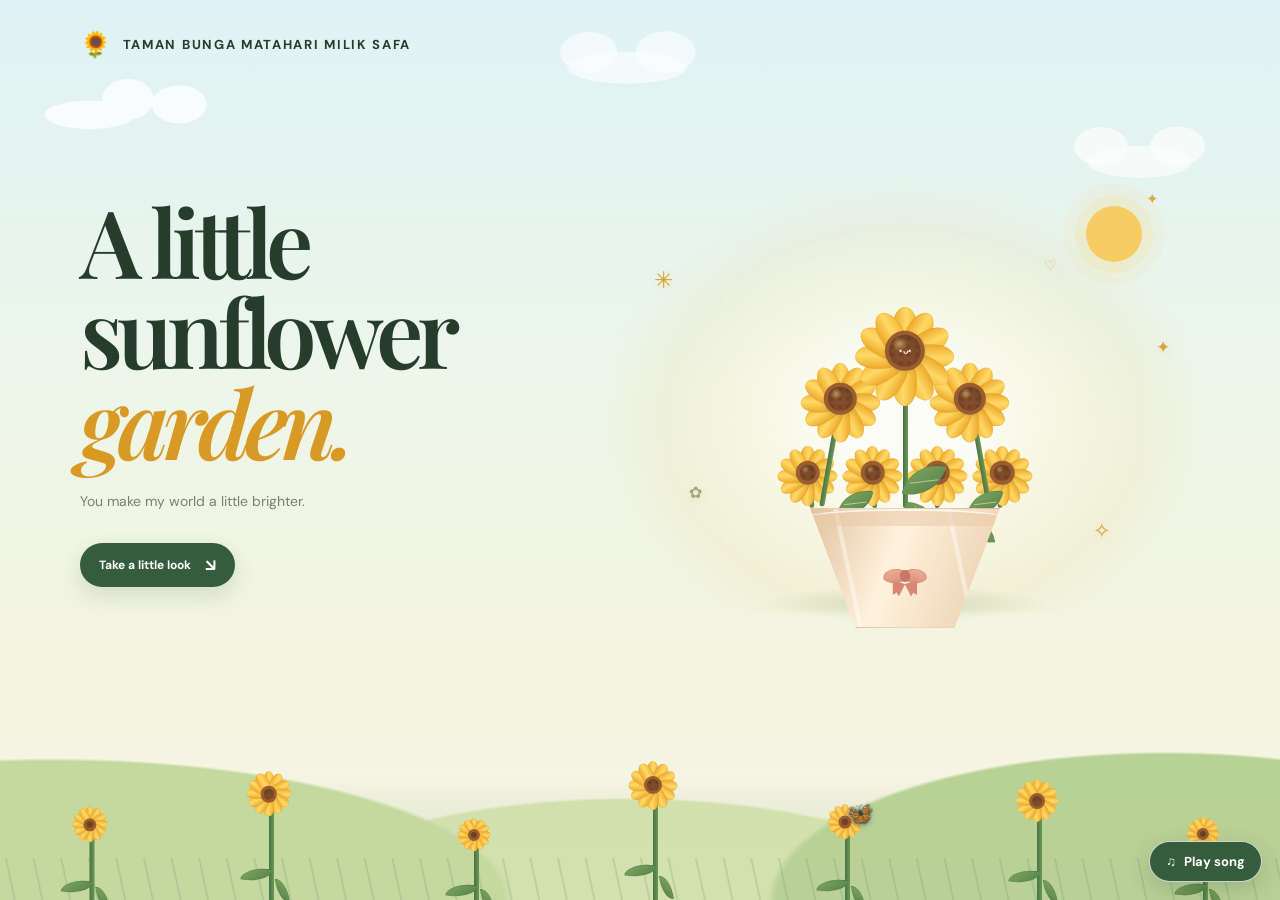
<file: index.html>
<!doctype html>
<html lang="id">
  <head>
    <meta charset="UTF-8" />
    <meta name="viewport" content="width=device-width, initial-scale=1.0" />
    <meta name="theme-color" content="#dff2f5" />
    <title>Taman Bunga Matahari milik Safa</title>
    <link rel="stylesheet" href="style.css" />
  </head>
  <body class="page-entering">
    <header class="topbar page-shell">
      <a class="brand" href="#" aria-label="Taman Bunga Matahari milik Safa">
        <span class="brand-flower" aria-hidden="true">🌻</span>
        <span>Taman Bunga Matahari milik Safa</span>
      </a>
    </header>

    <div class="meadow" aria-hidden="true"></div>

    <main>
      <section class="hero page-shell" aria-labelledby="hero-title">
        <div class="hero-copy">
          <h1 id="hero-title">A little<br />sunflower<br /><span>garden.</span></h1>
          <p class="hero-description">You make my world a little brighter.</p>
          <a class="primary-link" href="#little-magic">Take a little look <span aria-hidden="true">↘</span></a>
        </div>

        <div class="garden" aria-label="Buket mungil berisi banyak bunga matahari yang bergoyang">
          <span class="sun" aria-hidden="true"></span>
          <span class="sparkle one" aria-hidden="true">✳</span>
          <span class="sparkle two" aria-hidden="true">✦</span>
          <span class="sparkle three" aria-hidden="true">✧</span>
          <span class="sparkle four" aria-hidden="true">♡</span>
          <span class="sparkle five" aria-hidden="true">✿</span>
          <div class="flower-stage">
            <div class="grass" aria-hidden="true"></div>
            <div class="bouquet-wrap" aria-hidden="true"></div>
            <div class="bouquet-ribbon" aria-hidden="true"><i></i><i></i><b></b></div>
          </div>
        </div>
      </section>

      <section class="garden-section page-shell" id="little-magic" aria-labelledby="little-magic-title" hidden>
        <div class="section-heading">
          <h2 id="little-magic-title">A little magic</h2>
          <p>open for a tiny flutter of joy ✿</p>
        </div>
        <div class="cards">
          <button class="moment-card" id="open-magic" type="button" aria-haspopup="dialog">
            <span class="card-top"><span class="card-index">01 — A LITTLE MAGIC</span><span class="card-icon" aria-hidden="true">✨</span></span>
            <span class="card-art" aria-hidden="true">🦋</span>
            <span class="card-title">The soft moments</span>
            <span class="card-subtitle">tap to let a little magic fly</span>
          </button>
        </div>
      </section>

      <section class="garden-section page-shell" id="little-note" aria-labelledby="little-note-title" hidden>
        <div class="section-heading">
          <h2 id="little-note-title">A little note</h2>
          <p>one more little thing ✿</p>
        </div>
        <div class="cards">
          <button class="moment-card" id="open-letter" type="button" aria-haspopup="dialog">
            <span class="card-top"><span class="card-index">02 — A LITTLE NOTE</span><span class="card-icon" aria-hidden="true">💌</span></span>
            <span class="card-art" aria-hidden="true">🌷</span>
            <span class="card-title">A Letter</span>
            <span class="card-subtitle">tap to open your letter</span>
          </button>
        </div>
      </section>
    </main>

    <footer class="footer page-shell" hidden>
      <span class="footer-mark">TAMAN BUNGA MATAHARI MILIK SAFA</span>
      <span>planted with a little love <span aria-hidden="true">♡</span></span>
    </footer>

    <dialog class="magic-dialog" aria-labelledby="magic-title">
      <div class="magic-scene">
        <button class="magic-next" type="button"><span class="ornament" aria-hidden="true">✿</span> Take a look at another one <span class="ornament" aria-hidden="true">↗</span></button>
        <div class="magic-message">
          <p>a little magic for you</p>
          <h2 id="magic-title">Look, it's flying! ✨</h2>
          <span>I love you</span>
        </div>
      </div>
    </dialog>

    <dialog class="letter-dialog" aria-labelledby="letter-title">
      <div class="letter-scene">
        <button class="letter-close" type="button" aria-label="Close letter">×</button>
        <button class="letter-envelope" type="button" aria-label="Open the letter" aria-expanded="false">
          <span class="letter-paper">
            <span class="letter-flower">🌻</span>
            <span>Dear Safa,</span>
            <strong>Read me when u free</strong>
            <span class="letter-signoff">I love you ♡</span>
          </span>
          <span class="envelope-back"></span>
          <span class="envelope-flap"></span>
          <span class="envelope-front"></span>
          <span class="envelope-seal">♡</span>
        </button>
        <p class="letter-hint">Tap the envelope to open it</p>
        <h2 id="letter-title">A little letter for you</h2>
      </div>
    </dialog>

    <dialog class="writing-dialog" aria-labelledby="writing-title">
      <div class="writing-page">
        <div class="writing-page-header">
          <div>
            <p class="writing-eyebrow">A LITTLE SPACE FOR YOUR WORDS</p>
            <h2 id="writing-title">Write your letter</h2>
          </div>
        </div>
        <label class="sr-only" for="letter-text">Your letter</label>
        <textarea id="letter-text" maxlength="10000" placeholder="Dear Safa,&#10;&#10;Write anything you want to tell her here..."></textarea>
        <div class="writing-page-footer">
          <p class="writing-status" role="status" aria-live="polite"></p>
          <button class="writing-dismiss" type="button" aria-label="Close writing page">♡</button>
        </div>
      </div>
    </dialog>

    <dialog class="page-transition" aria-label="Page transition">
      <div class="page-transition-curtain" aria-hidden="true"></div>
      <div class="page-transition-hearts" aria-hidden="true"></div>
      <iframe class="closing-frame" src="blank.html" title="Romantic closing page"></iframe>
    </dialog>

    <audio id="background-music" autoplay loop preload="auto" aria-label="Everlasting Love by LEEHEESANG">
      <source src="assets/everlasting-love.mp3" type="audio/mpeg" />
    </audio>
    <button class="music-toggle" id="background-music-toggle" type="button" aria-label="Play song" aria-pressed="false">
      <span aria-hidden="true">♫</span>
      <span class="music-toggle-label">Play song</span>
    </button>

    <script src="script.js"></script>
  </body>
</html>
</file>
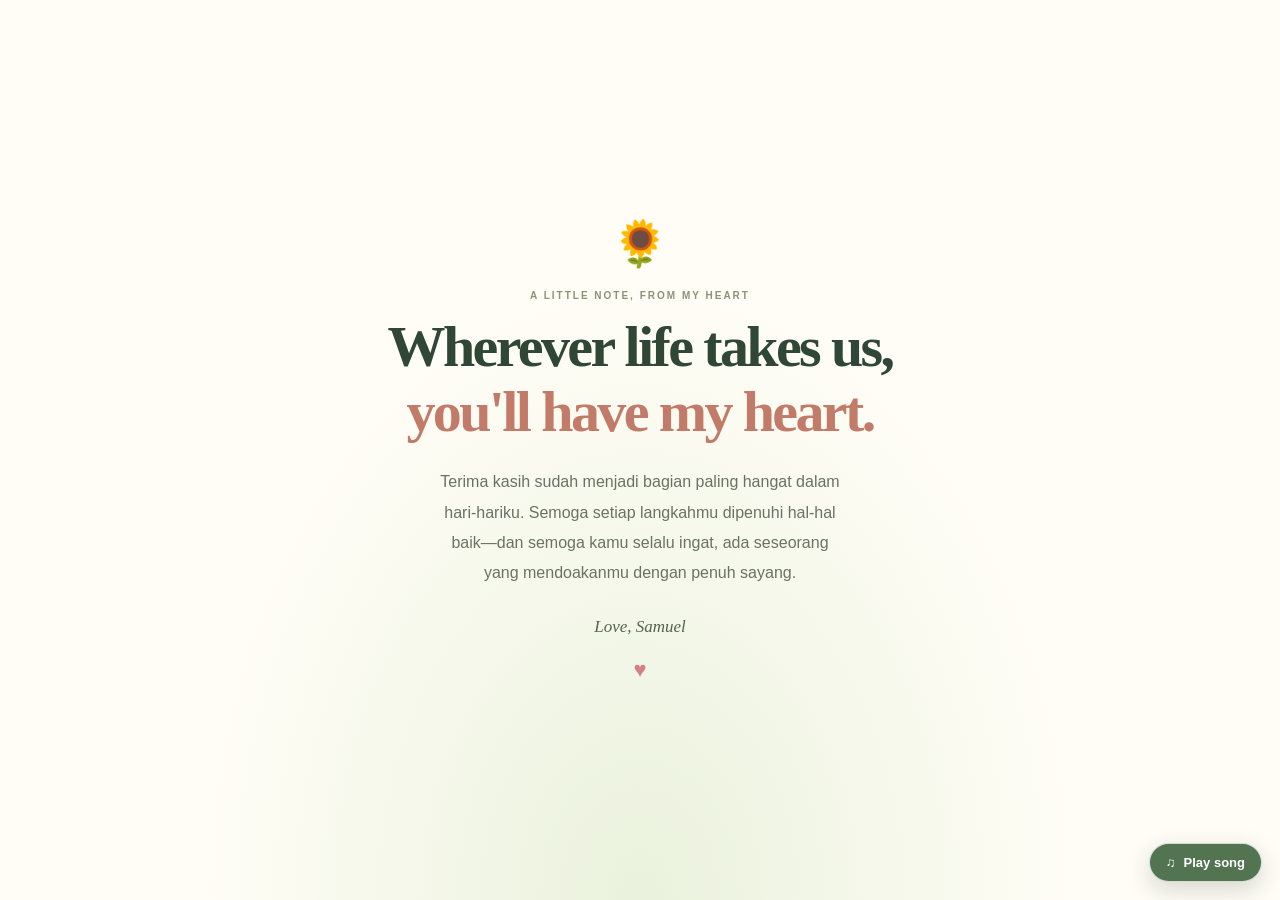
<file: blank.html>
<!doctype html>
<html lang="id">
  <head>
    <meta charset="UTF-8" />
    <meta name="viewport" content="width=device-width, initial-scale=1.0" />
    <meta name="theme-color" content="#fffdf6" />
    <title>A little more love</title>
    <style>
      :root {
        color-scheme: light;
        font-family: "DM Sans", "Segoe UI", sans-serif;
        color: #344a38;
        background: #fffdf6;
      }

      * { box-sizing: border-box; }

      body {
        min-height: 100vh;
        min-height: 100dvh;
        margin: 0;
        display: grid;
        place-items: center;
        overflow: hidden;
        background:
          radial-gradient(ellipse at 50% 100%, rgba(216, 232, 199, .55), transparent 48%),
          #fffdf6;
      }

      main {
        position: relative;
        z-index: 1;
        width: min(560px, calc(100% - 40px));
        padding: clamp(32px, 8vw, 64px) 24px;
        text-align: center;
        animation: arrive 1.1s cubic-bezier(.2, .8, .2, 1) both;
      }

      .flower {
        display: inline-block;
        margin-bottom: 20px;
        font-size: 45px;
        animation: sway 3.2s ease-in-out infinite;
        transform-origin: 50% 100%;
      }

      .eyebrow {
        margin: 0 0 14px;
        color: #899578;
        font-size: 10px;
        font-weight: 700;
        letter-spacing: .2em;
      }

      h1 {
        margin: 0;
        color: #304735;
        font-family: "Playfair Display", Georgia, serif;
        font-size: clamp(36px, 8vw, 58px);
        font-weight: 600;
        letter-spacing: -.045em;
        line-height: 1.12;
      }

      h1 span { color: #c27b68; }

      .message {
        max-width: 410px;
        margin: 22px auto 0;
        color: #687365;
        font-size: clamp(14px, 3.5vw, 16px);
        line-height: 1.9;
      }

      .signoff {
        margin: 28px 0 0;
        color: #52654e;
        font-family: "Playfair Display", Georgia, serif;
        font-size: 17px;
        font-style: italic;
      }

      .heart {
        display: inline-block;
        margin-top: 20px;
        color: #d77f86;
        font-size: 22px;
        animation: heartbeat 1.8s ease-in-out infinite;
      }

      .music-toggle {
        position: fixed;
        z-index: 2;
        right: max(18px, env(safe-area-inset-right));
        bottom: max(18px, env(safe-area-inset-bottom));
        display: inline-flex;
        align-items: center;
        gap: 8px;
        padding: 11px 16px;
        border: 1px solid rgba(255,255,255,.75);
        border-radius: 999px;
        color: #fff;
        background: #527451;
        box-shadow: 0 8px 24px rgba(31, 48, 34, .18);
        font: inherit;
        font-size: 13px;
        font-weight: 700;
        cursor: pointer;
      }

      .music-toggle:focus-visible { outline: 3px solid #d99a25; outline-offset: 3px; }

      .petal {
        position: absolute;
        top: -12vh;
        left: var(--left);
        color: #d77f86;
        opacity: 0;
        pointer-events: none;
        animation: drift var(--duration) linear var(--delay) infinite;
      }

      @keyframes arrive {
        from { opacity: 0; transform: translateY(18px); }
        to { opacity: 1; transform: translateY(0); }
      }

      @keyframes sway {
        0%, 100% { transform: rotate(-7deg); }
        50% { transform: rotate(7deg); }
      }

      @keyframes heartbeat {
        0%, 100% { transform: scale(1); }
        15% { transform: scale(1.16); }
        30% { transform: scale(1); }
        45% { transform: scale(1.1); }
      }

      @keyframes drift {
        0% { opacity: 0; transform: translate3d(0, 0, 0) rotate(0); }
        12% { opacity: .48; }
        85% { opacity: .38; }
        100% { opacity: 0; transform: translate3d(28px, 120vh, 0) rotate(300deg); }
      }

      @media (prefers-reduced-motion: reduce) {
        *, *::before, *::after {
          animation-duration: .01ms !important;
          animation-iteration-count: 1 !important;
          scroll-behavior: auto !important;
        }
      }
    </style>
  </head>
  <body>
    <button class="music-toggle" id="closing-music-toggle" type="button" aria-label="Play song" aria-pressed="false">
      <span aria-hidden="true">♫</span>
      <span class="music-toggle-label">Play song</span>
    </button>
    <span class="petal" aria-hidden="true" style="--left: 8%; --duration: 13s; --delay: -2s">♡</span>
    <span class="petal" aria-hidden="true" style="--left: 23%; --duration: 16s; --delay: -9s">✿</span>
    <span class="petal" aria-hidden="true" style="--left: 41%; --duration: 14s; --delay: -5s">♡</span>
    <span class="petal" aria-hidden="true" style="--left: 63%; --duration: 17s; --delay: -12s">✿</span>
    <span class="petal" aria-hidden="true" style="--left: 82%; --duration: 15s; --delay: -7s">♡</span>
    <main>
      <span class="flower" aria-hidden="true">🌻</span>
      <p class="eyebrow">A LITTLE NOTE, FROM MY HEART</p>
      <h1>Wherever life takes us,<br /><span>you'll have my heart.</span></h1>
      <p class="message">
        Terima kasih sudah menjadi bagian paling hangat dalam hari-hariku.
        Semoga setiap langkahmu dipenuhi hal-hal baik—dan semoga kamu selalu
        ingat, ada seseorang yang mendoakanmu dengan penuh sayang.
      </p>
      <p class="signoff">Love, Samuel</p>
      <span class="heart" aria-hidden="true">♥</span>
    </main>
    <script>
      const musicToggle = document.querySelector("#closing-music-toggle");
      const setMusicState = (playing) => {
        musicToggle.setAttribute("aria-label", playing ? "Pause song" : "Play song");
        musicToggle.setAttribute("aria-pressed", String(playing));
        musicToggle.querySelector(".music-toggle-label").textContent = playing ? "Pause song" : "Play song";
      };

      musicToggle.addEventListener("click", () => {
        window.parent.postMessage({ type: "music-toggle" }, "*");
      });
      window.addEventListener("message", (event) => {
        if (event.data?.type === "music-state") setMusicState(event.data.playing);
      });
      window.parent.postMessage({ type: "music-state-request" }, "*");
    </script>
  </body>
</html>
</file>
<file: style.css>
@import url("https://fonts.googleapis.com/css2?family=DM+Sans:wght@400;500;600;700&family=Playfair+Display:wght@600;700;800&display=swap");

:root {
  color-scheme: light;
  --cream: #f8f5e9;
  --paper: #fffdf6;
  --ink: #263d2b;
  --green: #355d3d;
  --muted: #78826d;
  --yellow: #f5bf42;
  --gold: #e8a92d;
  --pink: #f2a9a0;
  --line: rgba(53, 93, 61, 0.13);
  font-family: "DM Sans", sans-serif;
}

* { box-sizing: border-box; }
html { scroll-behavior: smooth; }
[hidden] { display: none !important; }
body {
  position: relative;
  isolation: isolate;
  margin: 0;
  min-width: 320px;
  min-height: 100vh;
  color: var(--ink);
  background:
    linear-gradient(180deg, #dff2f5 0%, #edf6e9 43%, #f4f4df 76%, #f8f5e9 100%);
}
body::before,
body::after {
  position: fixed;
  z-index: -1;
  right: 0;
  left: 0;
  content: "";
  pointer-events: none;
}
body::before {
  top: 0;
  height: 58vh;
  opacity: .8;
  background:
    radial-gradient(ellipse 80px 25px at 7% 22%, rgba(255,255,255,.92) 0 55%, transparent 58%),
    radial-gradient(ellipse 43px 34px at 10% 19%, rgba(255,255,255,.92) 0 58%, transparent 61%),
    radial-gradient(ellipse 46px 32px at 14% 20%, rgba(255,255,255,.92) 0 58%, transparent 61%),
    radial-gradient(ellipse 105px 28px at 49% 13%, rgba(255,255,255,.74) 0 55%, transparent 58%),
    radial-gradient(ellipse 48px 34px at 46% 10%, rgba(255,255,255,.74) 0 58%, transparent 61%),
    radial-gradient(ellipse 50px 35px at 52% 10%, rgba(255,255,255,.74) 0 58%, transparent 61%),
    radial-gradient(ellipse 92px 28px at 89% 31%, rgba(255,255,255,.82) 0 55%, transparent 58%),
    radial-gradient(ellipse 45px 32px at 86% 28%, rgba(255,255,255,.82) 0 58%, transparent 61%),
    radial-gradient(ellipse 46px 33px at 92% 28%, rgba(255,255,255,.82) 0 58%, transparent 61%);
  background-size: 100% 100%;
  animation: cloud-drift 38s ease-in-out infinite alternate;
}
body::after {
  bottom: 0;
  height: clamp(160px, 30vh, 270px);
  background:
    repeating-linear-gradient(78deg, transparent 0 13px, rgba(71,125,75,.22) 14px 15px, transparent 16px 27px) left bottom / 100% 42px repeat-x,
    radial-gradient(ellipse 72% 105% at 4% 100%, #b8d28d 0 49%, transparent 50%),
    radial-gradient(ellipse 62% 110% at 91% 100%, #a9c981 0 49%, transparent 50%),
    radial-gradient(ellipse 58% 100% at 49% 112%, #c9dca0 0 49%, transparent 50%),
    linear-gradient(180deg, transparent 0 54%, rgba(133,177,106,.46) 100%);
  opacity: .8;
}
.topbar, main, .footer {
  position: relative;
  z-index: 1;
}
.meadow {
  position: fixed;
  z-index: 0;
  right: 0;
  bottom: 0;
  left: 0;
  height: clamp(160px, 30vh, 270px);
  overflow: hidden;
  pointer-events: none;
}
.meadow-flower {
  position: absolute;
  bottom: -16px;
  left: var(--x);
  width: var(--size);
  height: var(--plant-height);
  transform: translateX(-50%);
  transform-origin: bottom center;
  animation: meadow-sway 4.1s ease-in-out var(--sway-delay) infinite;
}
.meadow-bloom {
  position: absolute;
  top: 0;
  left: 50%;
  width: var(--size);
  height: var(--size);
  transform: translateX(-50%);
}
.meadow-petal {
  position: absolute;
  top: 1%;
  left: 50%;
  width: 25%;
  height: 46%;
  border: 1px solid rgba(187, 124, 26, .15);
  border-radius: 50% 50% 46% 46%;
  background: linear-gradient(90deg, #edab2c, #ffd968 56%, #f5bb3e);
  transform-origin: 50% 107%;
}
.meadow-center {
  position: absolute;
  z-index: 1;
  top: 50%;
  left: 50%;
  width: 36%;
  aspect-ratio: 1;
  border: 3px solid #9a5d2f;
  border-radius: 50%;
  background:
    radial-gradient(circle, #754523 0 1.5px, transparent 2px) 0 0 / 7px 7px,
    #814d2c;
  box-shadow: inset 0 2px 4px rgba(52, 33, 17, .3);
  transform: translate(-50%, -50%);
}
.meadow-stem {
  position: absolute;
  top: calc(var(--size) * .68);
  left: 50%;
  width: 5px;
  height: calc(var(--plant-height) - var(--size) * .68);
  border-radius: 8px;
  background: linear-gradient(90deg, #477346, #6c9854);
  transform: rotate(var(--stem-lean, 0deg));
  transform-origin: top center;
}
.meadow-leaf {
  position: absolute;
  z-index: 1;
  top: 66%;
  left: 50%;
  width: 31px;
  height: 15px;
  border: 1px solid rgba(38, 84, 48, .13);
  border-radius: 100% 0 100% 0;
  background: linear-gradient(135deg, #83a95e, #527e4c);
}
.meadow-leaf.left { transform: translateX(-90%) rotate(9deg); }
.meadow-leaf.right { top: 77%; transform: translateX(-7%) rotate(82deg) scale(.8); }

button, a { font: inherit; }
button { color: inherit; }
.page-shell { width: min(1120px, calc(100% - 64px)); margin: 0 auto; }
.topbar {
  height: 88px;
  display: flex;
  align-items: center;
  justify-content: flex-start;
}
.brand {
  display: inline-flex;
  align-items: center;
  gap: 10px;
  color: var(--ink);
  font-size: 13px;
  font-weight: 700;
  letter-spacing: .13em;
  text-decoration: none;
  text-transform: uppercase;
}
.brand-flower { font-size: 25px; line-height: 1; }
.hero {
  min-height: 630px;
  display: grid;
  grid-template-columns: .92fr 1.08fr;
  align-items: center;
  gap: 20px;
  padding: 45px 0 55px;
}
.hero-copy { position: relative; z-index: 1; padding: 20px 0 34px; }
.eyebrow {
  display: inline-flex;
  align-items: center;
  gap: 9px;
  margin: 0 0 22px;
  color: var(--green);
  font-size: 11px;
  font-weight: 700;
  letter-spacing: .18em;
  text-transform: uppercase;
}
.eyebrow::before { content: ""; width: 24px; height: 1px; background: var(--gold); }
h1 {
  max-width: 500px;
  margin: 0;
  font-family: "Playfair Display", Georgia, serif;
  font-size: clamp(58px, 7.6vw, 94px);
  font-weight: 600;
  letter-spacing: -.065em;
  line-height: .96;
}
h1 span { color: #d99a25; font-style: italic; }
.hero-description {
  max-width: 335px;
  margin: 23px 0 29px;
  color: var(--muted);
  font-size: 14px;
  line-height: 1.8;
}
.primary-link {
  display: inline-flex;
  align-items: center;
  gap: 14px;
  padding: 14px 19px;
  border: 0;
  border-radius: 999px;
  color: white;
  background: var(--green);
  box-shadow: 0 9px 22px rgba(53, 93, 61, .16);
  font-size: 12px;
  font-weight: 700;
  text-decoration: none;
  transition: transform .2s, box-shadow .2s;
}
.primary-link:hover { transform: translateY(-3px); box-shadow: 0 12px 25px rgba(53, 93, 61, .23); }
.primary-link span { font-size: 17px; line-height: 10px; }
.tiny-caption {
  display: flex;
  align-items: center;
  gap: 8px;
  margin: 19px 0 0 3px;
  color: #939788;
  font-size: 10px;
}
.page-entering .topbar {
  animation: intro-rise .65s cubic-bezier(.2, .75, .3, 1) both;
}
.page-entering .hero-copy > * {
  animation: intro-rise .65s cubic-bezier(.2, .75, .3, 1) both;
}
.page-entering .hero-copy > :nth-child(1) { animation-delay: .08s; }
.page-entering .hero-copy > :nth-child(2) { animation-delay: .2s; }
.page-entering .hero-copy > :nth-child(3) { animation-delay: .34s; }
.page-entering .hero-copy > :nth-child(4) { animation-delay: .46s; }
.page-entering .hero-copy > :nth-child(5) { animation-delay: .56s; }

.garden {
  position: relative;
  min-width: 0;
  min-height: 475px;
  display: grid;
  place-items: center;
  isolation: isolate;
}
.garden::before {
  position: absolute;
  z-index: -2;
  inset: 5% 0;
  background:
    radial-gradient(ellipse at 50% 55%, rgba(255,255,255,.78) 0 15%, rgba(255,250,231,.55) 34%, rgba(245,191,66,.08) 57%, transparent 72%);
  content: "";
}
.garden::after {
  position: absolute;
  z-index: -3;
  inset: 18% 10% 12%;
  border-radius: 46%;
  background: radial-gradient(ellipse, rgba(238,216,151,.24), rgba(238,216,151,.08) 45%, transparent 72%);
  filter: blur(18px);
  content: "";
}
.sun {
  position: absolute;
  top: 45px; right: 58px;
  width: 56px; height: 56px;
  border-radius: 50%;
  background: #f7cc63;
  box-shadow: 0 0 0 11px rgba(247, 204, 99, .14), 0 0 0 23px rgba(247, 204, 99, .08);
  animation: sun-glow 4s ease-in-out infinite;
}
.sun::after { content: "✦"; position: absolute; top: -17px; right: -17px; color: #dbab40; font-size: 15px; }
.flower-stage {
  position: relative;
  width: min(405px, 100%);
  height: 430px;
  transform: translate(2px, 15px);
}
.garden-butterfly {
  position: absolute;
  z-index: 2;
  top: 0;
  left: 0;
  display: block;
  font-size: 26px;
  line-height: 1;
  filter: drop-shadow(0 3px 3px rgba(67, 65, 53, .2));
  pointer-events: none;
  will-change: transform;
}
.butterfly-wings {
  display: block;
  animation: butterfly-flap .28s ease-in-out infinite alternate;
  transform-origin: center;
}
.garden-butterfly.is-perched .butterfly-wings {
  animation-duration: .65s;
}
.flower {
  --size: 92px;
  position: absolute;
  width: var(--size);
  height: calc(var(--size) * 2.45);
  bottom: var(--bottom, 0px);
  left: var(--x, 50%);
  z-index: var(--layer, 1);
  transform: translateX(-50%);
  transform-origin: bottom center;
  cursor: pointer;
  animation: flower-sway 5.2s ease-in-out infinite;
  -webkit-tap-highlight-color: transparent;
}
.page-entering .flower {
  animation: flower-bloom .62s cubic-bezier(.2, .75, .3, 1) both;
  animation-delay: calc(.12s + var(--bloom-index, 0) * 105ms);
}
.flower-back {
  position: absolute;
  left: 50%; top: 0;
  width: calc(var(--size) * .9);
  height: calc(var(--size) * .9);
  transform: translateX(-50%);
}
.petal {
  position: absolute;
  left: 50%; top: 1%;
  width: 25%; height: 46%;
  border: 1px solid rgba(187, 124, 26, .15);
  border-radius: 50% 50% 46% 46%;
  background: linear-gradient(90deg, #edab2c, #ffd968 56%, #f5bb3e);
  transform-origin: 50% 107%;
}
.flower.alt .petal { background: linear-gradient(90deg, #eaa72e, #ffdb68 56%, #efb33d); }
.flower-center {
  position: absolute;
  z-index: 2;
  top: calc(var(--size) * .405); left: 50%;
  width: 36%; aspect-ratio: 1;
  display: grid;
  place-items: center;
  border: 4px solid #9a5d2f;
  border-radius: 50%;
  background:
    radial-gradient(circle at 33% 28%, rgba(255,226,137,.52), transparent 24%),
    radial-gradient(circle, #754523 0 2px, transparent 2.5px) 0 0 / 8px 8px,
    #814d2c;
  box-shadow: inset 0 2px 6px rgba(52, 33, 17, .3), 0 2px 4px rgba(68, 51, 24, .12);
  transform: translate(-50%, -50%);
}
.flower-center::after {
  content: "";
  color: #fff0c0;
  font-size: calc(var(--size) * .08);
  font-weight: 700;
  letter-spacing: -.06em;
  transform: rotate(-4deg);
}
.flower.featured .flower-center::after { content: "•ᴗ•"; }
.stem {
  position: absolute;
  z-index: -1;
  top: calc(var(--size) * .42); left: 48%;
  width: 5px;
  height: var(--stem-length);
  border-radius: 8px;
  background: linear-gradient(90deg, #477346, #6c9854);
  transform: rotate(var(--lean, 0deg));
  transform-origin: top;
}
.leaf {
  position: absolute;
  top: 57%; left: 50%;
  width: 34%; height: 13%;
  border: 1px solid rgba(38, 84, 48, .13);
  border-radius: 100% 0 100% 0;
  background: linear-gradient(135deg, #83a95e, #527e4c);
}
.leaf::after { position: absolute; top: 53%; left: 10%; width: 79%; height: 1px; background: rgba(235, 243, 193, .58); content: ""; transform: rotate(-19deg); }
.leaf.left { transform: rotate(12deg); }
.leaf.right { top: 70%; left: 47%; transform: rotate(83deg) scale(.8); }
.flower.outer .leaf { display: none; }
.grass {
  position: absolute; bottom: 7px; left: 50%;
  width: 300px; height: 35px;
  border-radius: 50%;
  background: radial-gradient(ellipse, rgba(80, 119, 68, .2), transparent 68%);
  transform: translateX(-50%);
}
.bouquet-wrap {
  position: absolute;
  z-index: 8;
  left: 50%;
  bottom: 0;
  width: 198px;
  height: 120px;
  border: 1px solid rgba(171, 126, 87, .22);
  background:
    linear-gradient(78deg, transparent 0 23%, rgba(255,255,255,.42) 23.5% 25%, transparent 25.5% 74%, rgba(255,255,255,.42) 74.5% 76%, transparent 76.5%),
    linear-gradient(110deg, #dfc09c, #fff2dd 43%, #e8cba8);
  clip-path: polygon(2% 0, 98% 0, 75% 100%, 25% 100%);
  filter: drop-shadow(0 6px 5px rgba(72, 79, 45, .16));
  transform: translateX(-50%);
}
.bouquet-wrap::before {
  position: absolute;
  top: 0;
  left: 0;
  width: 100%;
  height: 15px;
  border-top: 2px solid rgba(255,255,255,.74);
  border-radius: 50% 50% 0 0;
  background: rgba(233, 204, 169, .58);
  content: "";
}
.bouquet-ribbon {
  position: absolute;
  z-index: 9;
  left: 50%;
  bottom: 31px;
  width: 50px;
  height: 31px;
  transform: translateX(-50%);
}
.bouquet-ribbon::before, .bouquet-ribbon::after {
  position: absolute;
  top: 16px;
  width: 13px;
  height: 14px;
  background: #d98772;
  content: "";
  clip-path: polygon(0 0, 100% 0, 72% 100%, 50% 76%, 26% 100%);
}
.bouquet-ribbon::before { left: 11px; transform: rotate(13deg); }
.bouquet-ribbon::after { right: 11px; transform: rotate(-13deg); }
.bouquet-ribbon i {
  position: absolute;
  top: 2px;
  width: 22px;
  height: 16px;
  border: 1px solid rgba(151, 87, 67, .2);
  border-radius: 85% 30% 80% 30%;
  background: linear-gradient(145deg, #f1b6a0, #d98772);
}
.bouquet-ribbon i:first-child { left: 4px; transform: rotate(17deg); }
.bouquet-ribbon i:nth-child(2) { right: 4px; transform: scaleX(-1) rotate(17deg); }
.bouquet-ribbon b {
  position: absolute;
  z-index: 1;
  top: 4px;
  left: 50%;
  width: 10px;
  height: 12px;
  border: 1px solid rgba(151, 87, 67, .2);
  border-radius: 50%;
  background: #c97868;
  transform: translateX(-50%);
}
.sparkle {
  position: absolute;
  z-index: 1;
  color: #d7a338;
  filter: drop-shadow(0 2px 5px rgba(217,154,37,.18));
  animation: sparkle-float 3.8s ease-in-out infinite;
  pointer-events: none;
}
.sparkle.one { top: 22%; left: 8%; font-size: 23px; }
.sparkle.two { top: 37%; right: 5%; font-size: 17px; animation-delay: -.8s; }
.sparkle.three { bottom: 19%; right: 15%; font-size: 21px; animation-delay: -1.6s; }
.sparkle.four { top: 20%; right: 24%; color: #e6a8a0; font-size: 14px; animation-delay: -2.4s; }
.sparkle.five { bottom: 28%; left: 14%; color: #9bab76; font-size: 16px; animation-delay: -1.1s; }

.garden-section { padding: 8px 0 96px; }
.garden-section.is-revealing .section-heading {
  animation: fade-grow .7s cubic-bezier(.2, .75, .3, 1) both;
}
.garden-section.is-revealing .moment-card {
  animation: fade-grow .65s cubic-bezier(.2, .75, .3, 1) both;
}
.garden-section.is-revealing .moment-card { animation-delay: .12s; }
.section-heading {
  display: flex;
  align-items: end;
  justify-content: space-between;
  margin-bottom: 23px;
}
.section-heading h2 {
  margin: 0;
  font-family: "Playfair Display", Georgia, serif;
  font-size: 32px;
  letter-spacing: -.04em;
}
.section-heading p { margin: 0 2px 4px; color: var(--muted); font-size: 11px; }
.cards { display: grid; grid-template-columns: minmax(0, 1fr); gap: 16px; }
.moment-card {
  position: relative;
  min-height: 206px;
  overflow: hidden;
  display: flex;
  flex-direction: column;
  justify-content: space-between;
  padding: 19px;
  border: 1px solid var(--line);
  border-radius: 17px;
  background: var(--paper);
  box-shadow: 0 7px 22px rgba(48, 69, 43, .035);
  transition: transform .25s, box-shadow .25s;
}
button.moment-card { width: 100%; color: inherit; text-align: left; font: inherit; cursor: pointer; }
.moment-card:hover { transform: translateY(-5px) rotate(-.5deg); box-shadow: 0 13px 28px rgba(48, 69, 43, .09); }
.moment-card:focus-visible, .magic-next:focus-visible { outline: 3px solid #d99a25; outline-offset: 4px; }
.card-top { display: flex; justify-content: space-between; align-items: center; }
.card-index { color: #96a08c; font-size: 10px; font-weight: 700; letter-spacing: .11em; }
.card-icon { font-size: 20px; }
.card-art { position: absolute; right: 18px; bottom: 43px; font-size: 69px; opacity: .8; transform: rotate(-8deg); }
.card-title { z-index: 1; margin: auto 0 0; font-family: "Playfair Display", Georgia, serif; font-size: 21px; }
.card-subtitle { z-index: 1; margin: 5px 0 0; color: var(--muted); font-size: 10px; }
.moment-card:first-child { background: #fff9eb; }
.magic-dialog {
  position: fixed;
  width: min(680px, calc(100% - 32px));
  max-width: none;
  max-height: min(560px, calc(100% - 32px));
  padding: 0;
  overflow: hidden;
  border: 1px solid rgba(255,255,255,.82);
  border-radius: 26px;
  color: var(--ink);
  background: linear-gradient(145deg, #fff9e8, #f8edff 52%, #e9f8ed);
  box-shadow: 0 28px 90px rgba(31, 48, 34, .27);
  animation: modal-arrive .45s cubic-bezier(.2, .8, .2, 1) both;
}
.magic-dialog::backdrop { background: rgba(32, 48, 35, .48); backdrop-filter: blur(7px); }
.letter-dialog {
  position: fixed;
  width: min(440px, calc(100% - 32px));
  max-width: none;
  max-height: calc(100% - 32px);
  padding: 0;
  overflow: hidden;
  border: 1px solid rgba(255,255,255,.86);
  border-radius: 25px;
  color: var(--ink);
  background: linear-gradient(145deg, #fffdf6, #fff5e4);
  box-shadow: 0 28px 90px rgba(31, 48, 34, .27);
  animation: modal-arrive .45s cubic-bezier(.2, .8, .2, 1) both;
}
.letter-dialog::backdrop { background: rgba(32, 48, 35, .48); backdrop-filter: blur(7px); }
.letter-scene {
  position: relative;
  min-height: 430px;
  display: flex;
  flex-direction: column;
  align-items: center;
  justify-content: center;
  gap: 20px;
  padding: 44px 24px 28px;
  text-align: center;
}
.letter-close {
  position: absolute;
  top: 12px;
  right: 14px;
  width: 36px;
  height: 36px;
  border: 0;
  border-radius: 50%;
  color: var(--green);
  background: rgba(53, 93, 61, .08);
  font-size: 24px;
  line-height: 1;
  cursor: pointer;
}
.letter-envelope {
  position: relative;
  width: min(270px, 82vw);
  height: 185px;
  margin-top: 40px;
  padding: 0;
  border: 0;
  color: inherit;
  background: transparent;
  cursor: pointer;
  perspective: 700px;
}
.letter-envelope:focus-visible { outline: 3px solid #d99a25; outline-offset: 7px; border-radius: 8px; }
.envelope-back, .envelope-front, .envelope-flap {
  position: absolute;
  inset: 0;
  border-radius: 8px;
}
.envelope-back {
  z-index: 0;
  background: #e9c9a1;
  box-shadow: 0 14px 28px rgba(92, 72, 43, .14);
}
.letter-paper {
  position: absolute;
  z-index: 1;
  top: 14px;
  left: 8%;
  width: 84%;
  min-height: 160px;
  display: flex;
  flex-direction: column;
  align-items: center;
  justify-content: center;
  gap: 10px;
  padding: 17px 15px;
  border-radius: 5px;
  color: #536347;
  background: #fffdf6;
  box-shadow: 0 3px 12px rgba(92, 72, 43, .1);
  opacity: 0;
  transform: translateY(28px);
}
.letter-flower { font-size: 24px; }
.letter-paper > span:not(.letter-flower) { font-size: 12px; }
.letter-paper strong {
  max-width: 220px;
  font-family: "Playfair Display", Georgia, serif;
  font-size: 17px;
  font-weight: 600;
  line-height: 1.4;
}
.letter-paper .letter-signoff { color: #c77c68; font-weight: 700; }
.envelope-front {
  z-index: 2;
  background: linear-gradient(145deg, transparent 49.5%, #e5bf91 50%) left / 50% 100% no-repeat,
    linear-gradient(215deg, transparent 49.5%, #f0d7b4 50%) right / 50% 100% no-repeat,
    linear-gradient(180deg, transparent 49%, #ecd0aa 50%);
  clip-path: polygon(0 0, 50% 54%, 100% 0, 100% 100%, 0 100%);
}
.envelope-flap {
  z-index: 3;
  background: #f5dfc2;
  clip-path: polygon(0 0, 100% 0, 50% 62%);
  transform-origin: top center;
}
.envelope-seal {
  position: absolute;
  z-index: 4;
  top: 76px;
  left: 50%;
  display: grid;
  width: 32px;
  height: 32px;
  place-items: center;
  border-radius: 50%;
  color: white;
  background: #d98772;
  font-size: 18px;
  transform: translateX(-50%);
}
.letter-dialog.is-opening .envelope-flap { animation: envelope-open .65s .3s ease-in forwards; }
.letter-dialog.is-opening .letter-paper { animation: letter-rise .85s .78s cubic-bezier(.2, .75, .3, 1) both; }
.letter-dialog.is-opening .envelope-seal { animation: seal-fade .25s .28s ease-out forwards; }
.letter-scene h2 {
  margin: 0;
  font-family: "Playfair Display", Georgia, serif;
  font-size: clamp(24px, 6vw, 30px);
}
.letter-hint {
  margin: -8px 0 -12px;
  color: var(--muted);
  font-size: 11px;
}
.letter-dialog.is-opening .letter-hint { opacity: 0; transition: opacity .25s ease; }
.letter-close:focus-visible { outline: 3px solid #d99a25; outline-offset: 3px; }
.writing-dialog {
  position: fixed;
  width: min(660px, calc(100% - 28px));
  max-width: none;
  max-height: min(760px, calc(100% - 28px));
  padding: 0;
  overflow: hidden;
  border: 1px solid rgba(255,255,255,.9);
  border-radius: 20px;
  color: var(--ink);
  background: #fffdf6;
  box-shadow: 0 28px 90px rgba(31, 48, 34, .27);
  animation: modal-arrive .4s cubic-bezier(.2, .8, .2, 1) both;
}
.writing-dialog::backdrop { background: rgba(32, 48, 35, .55); backdrop-filter: blur(7px); }
.page-transition {
  position: fixed;
  inset: 0;
  width: 100%;
  height: 100dvh;
  max-width: none;
  max-height: none;
  margin: 0;
  padding: 0;
  overflow: hidden;
  border: 0;
  background: transparent;
}
.page-transition::backdrop { background: transparent; }
.page-transition-curtain {
  position: absolute;
  z-index: 0;
  inset: 0;
  background: #fffdf6;
  transform: translateY(-100%);
}
.page-transition[open] .page-transition-curtain {
  animation: page-curtain-fall 2800ms cubic-bezier(.45, 0, .7, 1) forwards;
}
.page-transition-hearts { position: absolute; z-index: 1; inset: 0; overflow: hidden; }
.closing-frame {
  position: absolute;
  z-index: 2;
  inset: 0;
  display: none;
  width: 100%;
  height: 100%;
  border: 0;
  background: #fffdf6;
}
.page-transition.is-finished .page-transition-curtain,
.page-transition.is-finished .page-transition-hearts { display: none; }
.page-transition.is-finished .closing-frame { display: block; }
.music-toggle {
  position: fixed;
  z-index: 20;
  right: max(18px, env(safe-area-inset-right));
  bottom: max(18px, env(safe-area-inset-bottom));
  display: inline-flex;
  align-items: center;
  gap: 8px;
  padding: 11px 16px;
  border: 1px solid rgba(255,255,255,.75);
  border-radius: 999px;
  color: #fff;
  background: var(--green);
  box-shadow: 0 8px 24px rgba(31, 48, 34, .18);
  font: inherit;
  font-size: 13px;
  font-weight: 700;
  cursor: pointer;
}
.music-toggle:focus-visible { outline: 3px solid #d99a25; outline-offset: 3px; }
.page-transition-heart {
  position: absolute;
  top: -12vh;
  color: #e77887;
  text-shadow: 0 3px 12px rgba(125, 56, 70, .2);
  animation: page-heart-fall var(--fall-duration) ease-in var(--fall-delay) both;
}
.writing-page {
  min-height: min(590px, calc(100dvh - 28px));
  display: flex;
  flex-direction: column;
  padding: clamp(20px, 5vw, 38px);
  background:
    linear-gradient(90deg, transparent 0 39px, rgba(222, 146, 130, .35) 40px, transparent 41px),
    repeating-linear-gradient(180deg, #fffdf6 0 34px, rgba(135, 165, 121, .2) 35px, #fffdf6 36px);
}
.writing-page-header {
  display: flex;
  align-items: flex-start;
  justify-content: space-between;
  gap: 16px;
  padding: 0 0 18px 22px;
}
.writing-eyebrow {
  margin: 0 0 7px;
  color: #a3a48d;
  font-size: 9px;
  font-weight: 700;
  letter-spacing: .14em;
}
.writing-page-header h2 {
  margin: 0;
  font-family: "Playfair Display", Georgia, serif;
  font-size: clamp(25px, 6vw, 34px);
  letter-spacing: -.04em;
}
.writing-page textarea {
  width: 100%;
  min-height: 0;
  flex: 1;
  padding: 3px 12px 8px 24px;
  border: 0;
  outline: 0;
  color: #465744;
  background: transparent;
  font: 15px/35px "DM Sans", sans-serif;
  resize: none;
}
.writing-page textarea::placeholder { color: #a3a48d; opacity: .8; }
.writing-page textarea:focus-visible { box-shadow: inset 0 0 0 2px rgba(53, 93, 61, .22); }
.writing-page-footer {
  min-height: 45px;
  display: flex;
  align-items: center;
  justify-content: space-between;
  gap: 12px;
  padding: 12px 0 0 24px;
}
.writing-status { margin: 0; color: var(--muted); font-size: 11px; }
.writing-dismiss {
  flex: 0 0 auto;
  padding: 11px 16px;
  border: 0;
  border-radius: 999px;
  color: white;
  background: var(--green);
  font-size: 12px;
  font-weight: 700;
  cursor: pointer;
}
.writing-dismiss:focus-visible { outline: 3px solid #d99a25; outline-offset: 3px; }
.sr-only {
  position: absolute;
  width: 1px;
  height: 1px;
  padding: 0;
  overflow: hidden;
  clip: rect(0, 0, 0, 0);
  white-space: nowrap;
  clip-path: inset(50%);
}
.magic-scene {
  position: relative;
  min-height: 440px;
  display: grid;
  place-items: center;
  overflow: hidden;
  isolation: isolate;
  text-align: center;
}
.magic-scene::before {
  position: absolute;
  z-index: -1;
  width: 280px;
  aspect-ratio: 1;
  border: 1px solid rgba(255,255,255,.7);
  border-radius: 50%;
  background: rgba(255,255,255,.32);
  box-shadow: 0 0 0 35px rgba(255,255,255,.12), 0 0 0 75px rgba(255,255,255,.1);
  content: "";
  animation: magic-pulse 4s ease-in-out infinite;
}
.magic-message { position: relative; z-index: 1; padding: 30px; pointer-events: none; }
.magic-message p { margin: 0 0 12px; color: #78826d; font-size: 11px; font-weight: 700; letter-spacing: .16em; text-transform: uppercase; }
.magic-message h2 { margin: 0; font-family: "Playfair Display", Georgia, serif; font-size: clamp(36px, 8vw, 58px); letter-spacing: -.05em; }
.magic-message span { display: block; margin-top: 12px; color: var(--muted); font-size: 12px; }
.magic-next {
  position: absolute;
  z-index: 3;
  bottom: 24px;
  left: 50%;
  display: inline-flex;
  align-items: center;
  gap: 10px;
  padding: 12px 18px;
  border: 1px solid rgba(255,255,255,.82);
  border-radius: 999px;
  color: #476448;
  background: rgba(255, 253, 246, .72);
  box-shadow: 0 7px 20px rgba(89, 107, 73, .1);
  font-size: 12px;
  font-weight: 700;
  white-space: nowrap;
  cursor: pointer;
  transform: translateX(-50%);
  transition: background .2s, box-shadow .2s, transform .2s;
}
.magic-next:hover { background: rgba(255, 253, 246, .96); box-shadow: 0 10px 24px rgba(89, 107, 73, .16); transform: translateX(-50%) translateY(-2px); }
.magic-next .ornament { color: #d99a25; font-size: 16px; }
.magic-particle {
  position: absolute;
  z-index: 0;
  left: var(--x);
  top: 110%;
  font-size: var(--size);
  line-height: 1;
  filter: hue-rotate(var(--hue)) drop-shadow(0 5px 5px rgba(87, 67, 93, .12));
  pointer-events: none;
  animation: flutter-up var(--duration) var(--delay) linear infinite;
  will-change: transform;
}
.footer {
  display: flex; justify-content: space-between; align-items: center;
  padding: 20px 0 27px; border-top: 1px solid var(--line);
  color: #929788; font-size: 10px;
}
.footer.is-revealing { animation: fade-grow .65s .55s cubic-bezier(.2, .75, .3, 1) both; }
.footer-mark { color: var(--green); font-weight: 700; letter-spacing: .1em; }
.petal-pop {
  position: fixed;
  z-index: 5;
  pointer-events: none;
  font-size: 18px;
  animation: pop-away .95s ease-out forwards;
}
.love-particle {
  position: fixed;
  z-index: 4;
  left: var(--start-x);
  top: var(--start-y);
  color: var(--particle-color);
  font-family: "DM Sans", sans-serif;
  font-size: var(--particle-size);
  font-weight: 700;
  line-height: 1;
  text-shadow: 0 2px 8px rgba(117, 89, 46, .16);
  pointer-events: none;
  user-select: none;
  animation: love-float var(--particle-duration) cubic-bezier(.18, .62, .35, 1) forwards;
  will-change: transform, opacity;
}

@keyframes flower-sway {
  0%, 100% { rotate: -2deg; }
  50% { rotate: 2.5deg; }
}
@keyframes flower-bloom {
  from { opacity: 0; scale: .86; }
  to { opacity: 1; scale: 1; }
}
@keyframes butterfly-flap {
  from { transform: rotate(-9deg) scaleX(.8); }
  to { transform: rotate(9deg) scaleX(1.05); }
}
@keyframes meadow-sway {
  0%, 100% { rotate: -2deg; }
  50% { rotate: 2.5deg; }
}
@keyframes intro-rise {
  from { opacity: 0; transform: translateY(14px); }
  to { opacity: 1; transform: translateY(0); }
}
@keyframes fade-grow {
  from { opacity: 0; transform: translateY(18px) scale(.97); }
  to { opacity: 1; transform: translateY(0) scale(1); }
}
@keyframes modal-arrive {
  from { opacity: 0; transform: translateY(18px) scale(.96); }
  to { opacity: 1; transform: translateY(0) scale(1); }
}
@keyframes page-curtain-fall { to { transform: translateY(0); } }
@keyframes page-heart-fall { to { transform: translateY(125vh) rotate(540deg); } }
@keyframes envelope-open {
  to { transform: rotateX(180deg); z-index: 0; }
}
@keyframes letter-rise {
  from { opacity: 0; transform: translateY(28px); }
  to { z-index: 5; opacity: 1; transform: translateY(-22px); }
}
@keyframes seal-fade { to { opacity: 0; transform: translateX(-50%) scale(.6); } }
@keyframes flutter-up {
  0% { transform: translate3d(0, 0, 0) rotate(-12deg) scale(.75); }
  45% { transform: translate3d(var(--drift), -58vh, 0) rotate(18deg) scale(1); }
  100% { transform: translate3d(calc(var(--drift) * -0.5), -120vh, 0) rotate(48deg) scale(.8); }
}
@keyframes magic-pulse { 50% { transform: scale(1.09); opacity: .7; } }
@keyframes sun-glow { 50% { box-shadow: 0 0 0 15px rgba(247, 204, 99, .12), 0 0 0 30px rgba(247, 204, 99, .05); } }
@keyframes sparkle-float {
  0%, 100% { opacity: .48; transform: translate3d(0, 3px, 0) rotate(-8deg) scale(.86); }
  50% { opacity: 1; transform: translate3d(3px, -8px, 0) rotate(12deg) scale(1.12); }
}
@keyframes cloud-drift {
  from { transform: translateX(-8px); }
  to { transform: translateX(12px); }
}
@keyframes love-float {
  0% { opacity: 0; transform: translate3d(-50%, 0, 0) scale(.72) rotate(-10deg); }
  12% { opacity: .96; }
  78% { opacity: .85; }
  100% { opacity: 0; transform: translate3d(calc(-50% + var(--drift)), var(--rise), 0) scale(1.14) rotate(var(--turn)); }
}
@keyframes pop-away { to { opacity: 0; transform: translate(var(--dx), -90px) rotate(100deg) scale(.45); } }

@media (max-width: 760px) {
  .page-shell { width: min(100% - 38px, 540px); }
  .topbar { height: 72px; }
  .hero { grid-template-columns: minmax(0, 1fr); gap: 0; padding: 48px 0 150px; }
  .hero-copy { min-width: 0; padding: 0; }
  h1 { font-size: clamp(52px, 13vw, 72px); }
  .hero-description { margin-top: 17px; }
  .garden { min-height: 390px; margin-top: 8px; }
  .flower-stage { transform: translate(0, 7px) scale(.9); }
  body::after { position: absolute; }
  .meadow {
    position: absolute;
    height: clamp(150px, 30vh, 220px);
  }
  .meadow-flower {
    transform: translateX(-50%) scale(.78);
  }
  .meadow-flower:nth-child(1) { left: 9%; }
  .meadow-flower:nth-child(2) { left: 29%; }
  .meadow-flower:nth-child(3) { left: 50%; }
  .meadow-flower:nth-child(4) { left: 71%; }
  .meadow-flower:nth-child(5) { left: 91%; }
  .meadow-flower:nth-child(n + 6) { display: none; }
  .sun { top: 17px; right: 10%; transform: scale(.8); }
  .sparkle.one { left: 4%; top: 20%; }
  .sparkle.two { right: 2%; top: 34%; }
  .sparkle.four { right: 16%; }
  .garden-section { padding-bottom: 64px; }
  .section-heading { align-items: start; flex-direction: column; gap: 5px; }
  .cards { grid-template-columns: 1fr; gap: 11px; }
  .moment-card { min-height: 150px; }
  .card-art { right: 34px; bottom: 27px; font-size: 66px; }
  .magic-scene { min-height: 410px; }
  .footer { gap: 12px; }
}
@media (prefers-reduced-motion: reduce) {
  *, *::before, *::after { scroll-behavior: auto !important; animation-duration: .01ms !important; animation-iteration-count: 1 !important; transition-duration: .01ms !important; }
}
</file>
